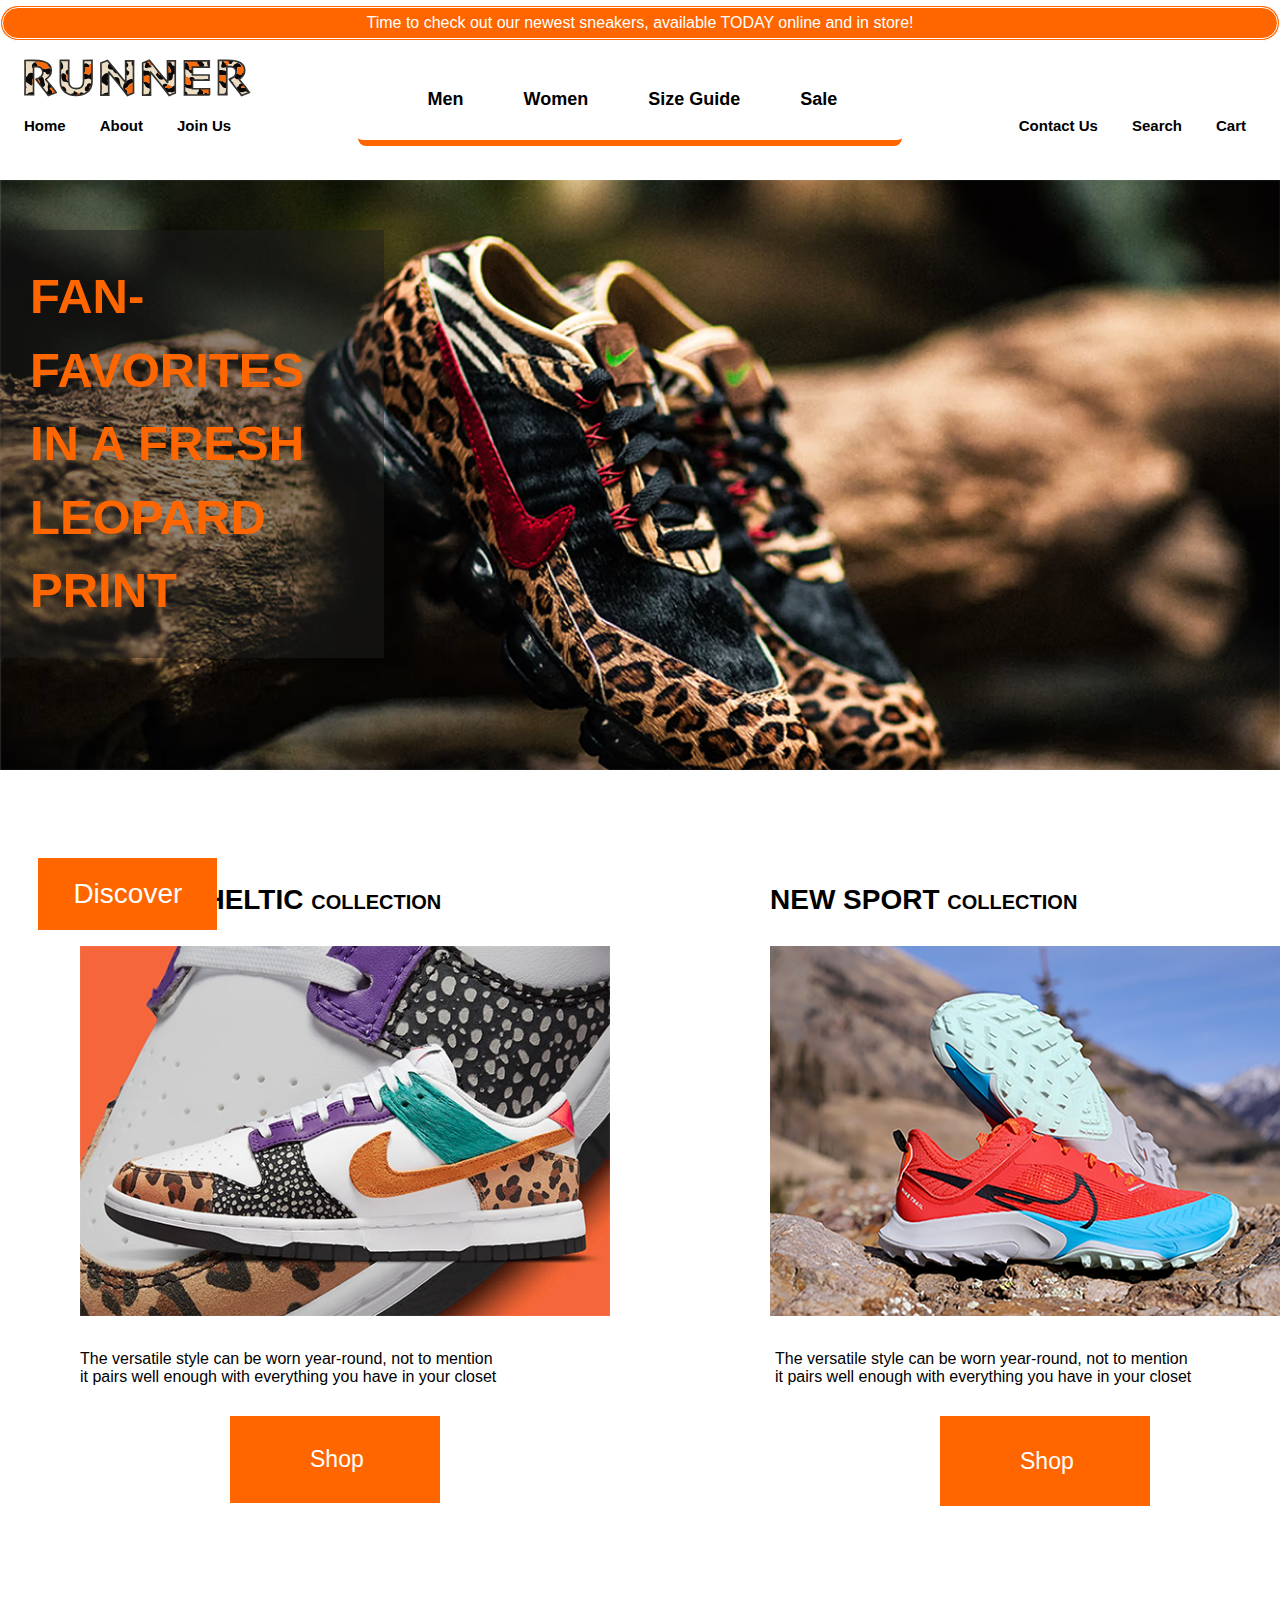
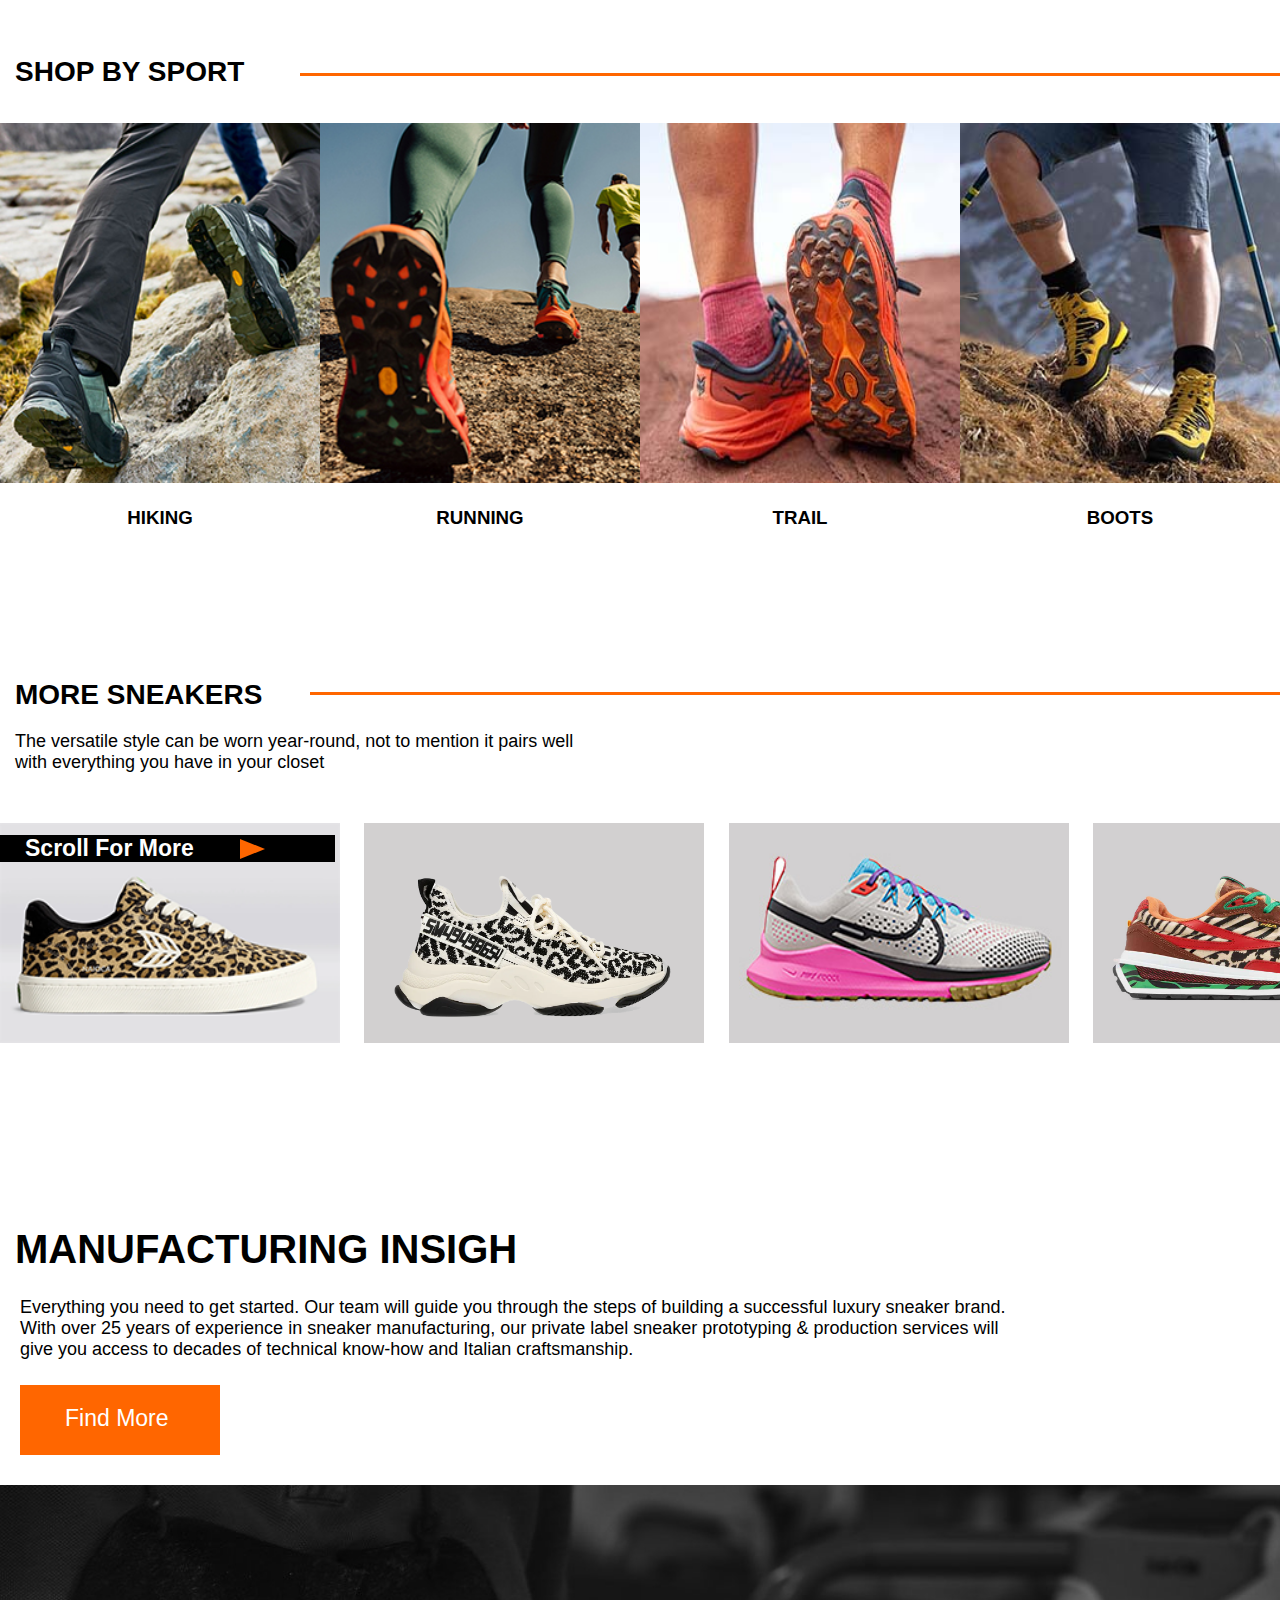
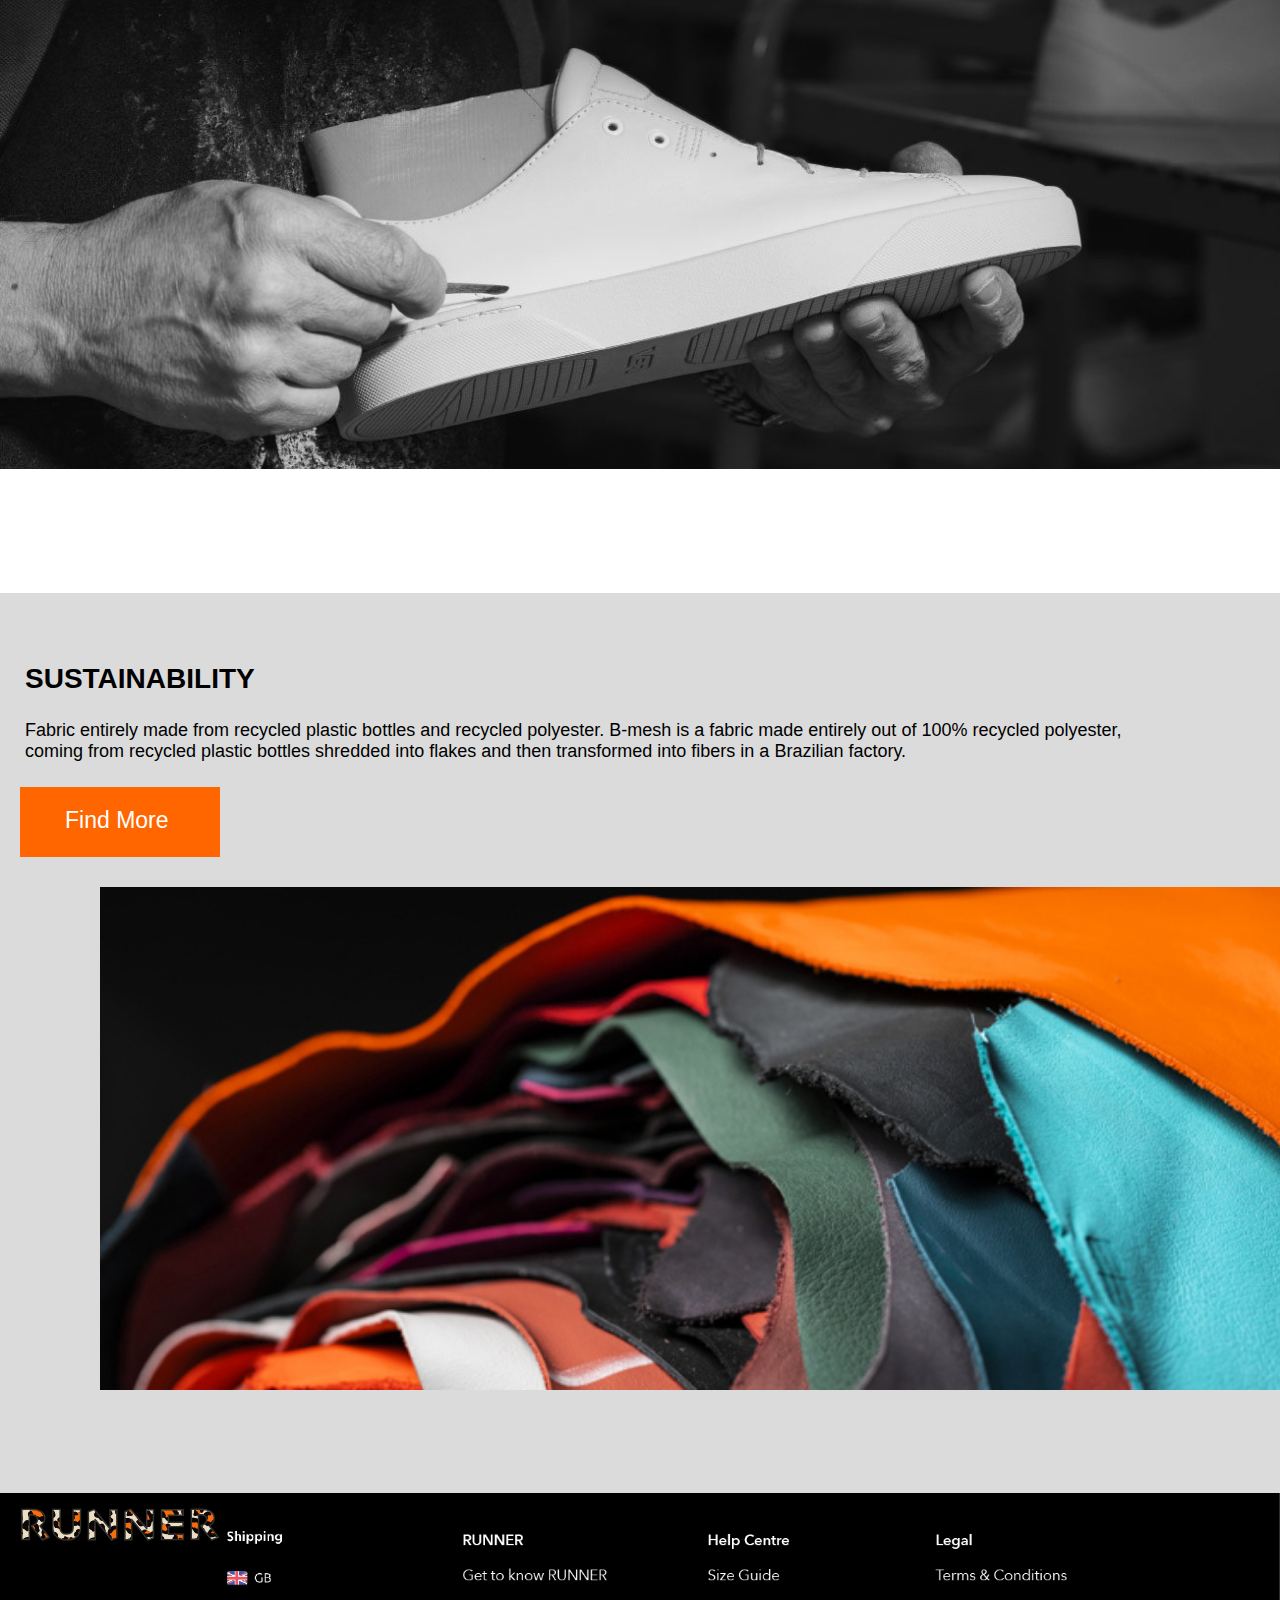
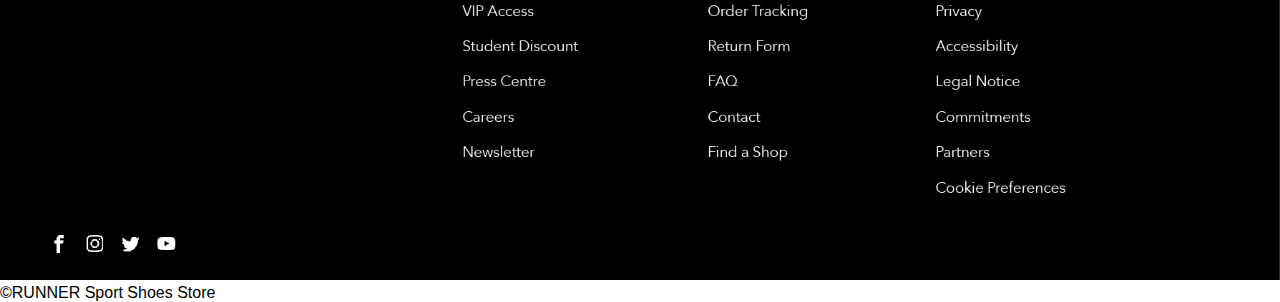
<file: index.html>
<!doctype html>
<html lang="en">
<head>
  <meta charset="UTF-8">
  <title>RUNNER Sport Shoes</title>
  <link href="css/grid.css" rel="stylesheet" type="text/css">
  <link rel="stylesheet" href="css/styles.css" type="text/css">
</head>

<body>
   <p id="top-message">
    Time to check out our newest sneakers, available TODAY online and in store! 
   </p>
    <h1 class="hidden">Welcome to my Sport Shoes site</h1>

 <header>
    <img id="top-logo" src="img/runner_logo.svg" alt="brand logo" width="233" height="50">
    <ul id="top-menu-left">
        <li><a href="index.html">Home</a></li>
       <li><a href="about.html">About</a></li>
       <li><a href="joinus.html">Join Us</a></li>       
    </ul>

    <ul id="top-menu-middle">
        <li><a href="men.html">Men</a></li>
        <li><a href="women.html">Women</a></li>
        <li><a href="sizeguide.html">Size Guide</a></li>
        <li><a href="sale.html">Sale</a></li>   
     </ul>

     <ul id="top-menu-right"> 
        <li><a href="contact.html">Contact Us</a></li>   
        <li><a href="search.html">Search</a></li>
        <li><a href="cart.html">Cart</a></li>
     </ul>
 </header>

<!-- Hero Banner -->
<section id="hero">
<img src="img/hero.jpg" alt="hero banner">
<h2><span>FAN-FAVORITES IN A FRESH LEOPARD PRINT</span></h2>
<div class="discover-button">
    <p>Discover</p>
</div>  
</section>

<!-- New Collection Banner -->
<section id="collections">
<h2 class="hidden">See Our New Collection</h2>
<section id="althetic-collection">
<h2>NEW ALTHELTIC
<span>COLLECTION</span>
</h2>
<img src="img/new_urban.jpg" alt="new urban shoes" width="530" height="370">
<p>The versatile style can be worn year-round, not to mention 
    <br>
   it pairs well enough with everything you have in your closet
</p>
    <div class="shop-now">
        <p>Shop</p>
    </div> 
</section>


<section id="sport-collection">
<h2>NEW SPORT
 <span>COLLECTION</span>  
</h2>
<img src="img/new_sport.jpg" alt="new sport shoes" width="530" height="370">
<p>The versatile style can be worn year-round, not to mention 
    <br>
   it pairs well enough with everything you have in your closet
</p>
<div class="shop-now">
    <p>Shop</p>
</div> 
</section>
</section>


<!-- Shop by activities -->   

    <div class="line-next-to-text">
        <h2>SHOP BY SPORT</h2>
    </div>

    <section id="by-sport">
    <div class="sport-item">
        <img src="img/shopby_hiking.jpg" alt="hiking shoes" width="320" height="360">
        <h3>HIKING</h3>
    </div>

    <div class="sport-item">
        <img src="img/shopby_running.jpg" alt="running shoes" width="320" height="360">
        <h3>RUNNING</h3>
    </div>

    <div class="sport-item">
        <img src="img/shopby_trail.jpg" alt="trail shoes" width="320" height="360">
        <h3>TRAIL</h3>
    </div>

    <div class="sport-item">
        <img src="img/shopby_boots.jpg" alt="boots" width="320" height="360">
        <h3>BOOTS</h3>
    </div>
</section>



<!-- More Sneakers -->  
<div class="line-next-to-text2">
    <h2>MORE SNEAKERS</h2> 
    <p>The versatile style can be worn year-round, not to mention it pairs well 
        <br>with everything you have in your closet</p> 
</div>

<section id="more-sneakers">
    <h2 class="hidden">Click for more products</h2>
    <p>Scroll For More</p>
          <img src="img/discover_1.jpg" alt="sneaker 1" width="270" height="170"> 
          <img src="img/discover_2.jpg" alt="sneaker 2" width="270" height="170"> 
          <img src="img/discover_3.jpg" alt="sneaker 3" width="270" height="170">   
          <img src="img/discover_4.jpg" alt="sneaker 4" width="200" height="170"> 
          <img src="img/discover_5.jpg" alt="sneaker 5" width="230" height="170"> 
          <img src="img/discover_1.jpg" alt="sneaker 1" width="270" height="170"> 
          <img src="img/discover_2.jpg" alt="sneaker 2" width="270" height="170"> 
          <img src="img/discover_3.jpg" alt="sneaker 3" width="270" height="170">            
</section>


<!-- Manufacturer -->  
<section id="manufacturer">
    <h2>MANUFACTURING INSIGH</h2>
    <p>Everything you need to get started. Our team will guide you through the steps of building a 
    successful luxury sneaker brand. 
    <br>With over 25 years of experience in sneaker manufacturing, 
       our private label sneaker prototyping & production services will 
       <br>give you access to decades of technical know-how and Italian craftsmanship.
    </p>

    <div class="find-more">
        <p>Find More</p>
    </div> 

       <img src="img/manufacture.jpg" alt="manufacture">
</section>

<!-- Manufacturer -->  
<section id="sustainability">
    <h2>SUSTAINABILITY</h2>
    <p>Fabric entirely made from recycled plastic bottles and recycled polyester. B-mesh is a fabric made entirely 
        out of 100% recycled polyester, 
        <br>coming from recycled plastic bottles shredded into flakes and then transformed 
        into fibers in a Brazilian factory.
    </p>

    <div class="find-more">
        <p>Find More</p>
    </div> 

    <div>
        <img src="img/sustainable_1.jpg" alt="sustainable 1"> 
    </div>
</section>

<footer>
    <div>
    <img id="footer-logo" src="img/runner_logo.svg" alt="brand logo" width="223" height="40">
    <img id="footer-image" src="img/footer.jpg" alt="footer image">
    </div>
<p>&copy;RUNNER Sport Shoes Store</p>
</footer>

</body>
</html>
</file>
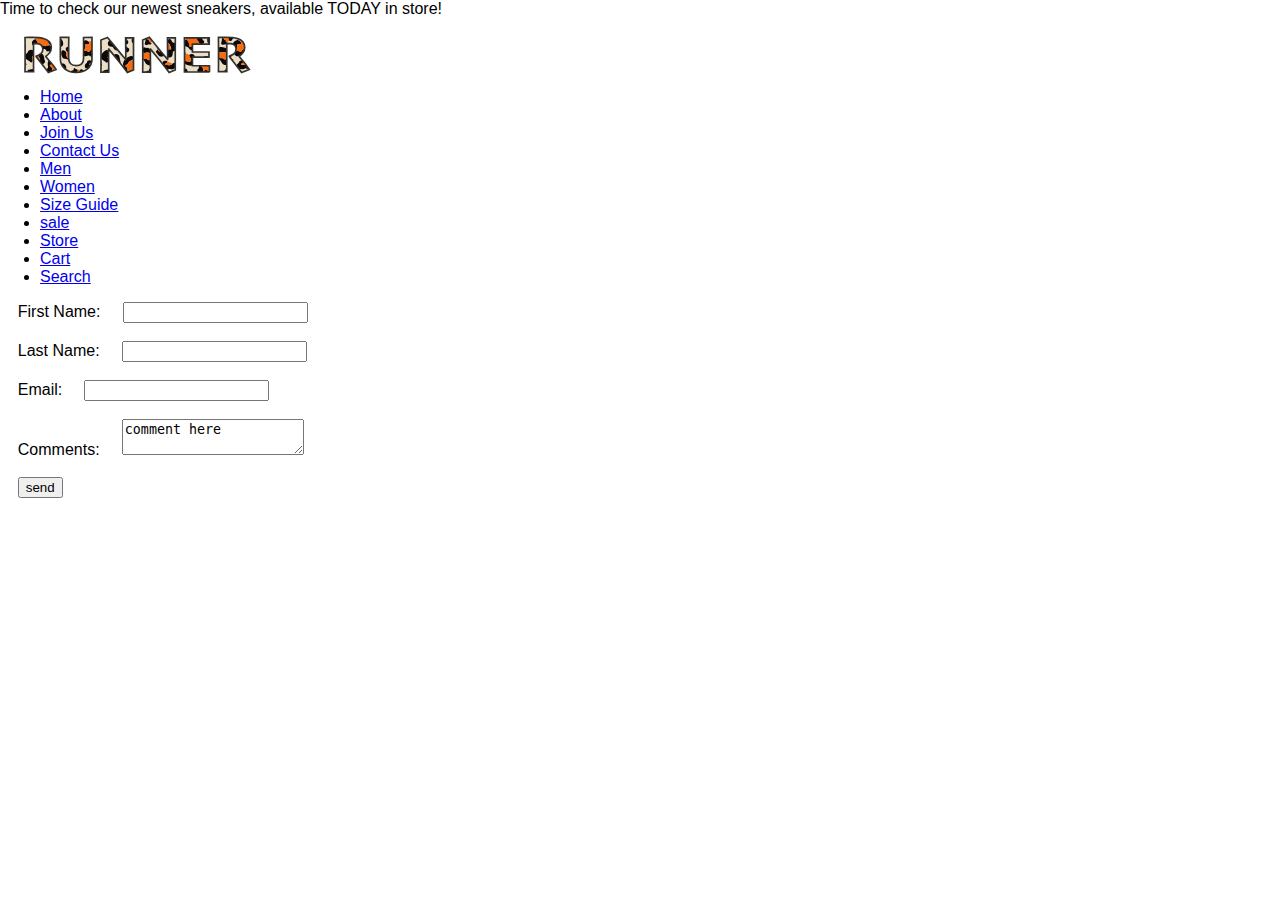
<file: contact.html>
<!doctype html>
<html lang="en">
<head>
  <meta charset="UTF-8">
  <title>RUNNER Sport Shoes</title>
  <link href="css/grid.css" rel="stylesheet" type="text/css">
  <link rel="stylesheet" href="css/styles.css" type="text/css">
</head>

<div class="top-message"> <!--Top-message will be animated: auto-scrolling-->
    <p>Time to check our newest sneakers, available TODAY in store!</p>
    <h1 class="hidden">Welcome to my Sport Shoes site</h1>
</div>

<header>
    <div>
    <img id="top-logo" src="img/runner_logo.svg" alt="brand logo" width="233" height="50">
    <h1 class="hidden">Welcome to my Sport Shoes site</h1>
    <br><br><br>
    <nav id="top-menu"></nav>
    <ul>
        <li><a href="index.html">Home</a></li>
        <li><a href="about.html">About</a></li>
        <li><a href="join-us.html">Join Us</a></li>
        <li><a href="contact.html">Contact Us</a></li>
        <li><a href="men.html">Men</a></li>
        <li><a href="women.html">Women</a></li>
        <li><a href="size-guide.html">Size Guide</a></li>
        <li><a href="sale.html">sale</a></li>
        <li><a href="store.html">Store</a></li>
        <li><a href="cart.html">Cart</a></li>
        <li><a href="search.html">Search</a></li>
    </ul>
</div>
 </header>

 <form method="post" action="#">

    &nbsp; &nbsp; <label for="first_name">First Name: </label>
    &nbsp; &nbsp; <input type="text" name="first_name" id="first_name">
    
    <br><br>
    
    &nbsp; &nbsp; <label for="last_name">Last Name: </label>
    &nbsp; &nbsp; <input type="text" name="last_name" id="last_name">
    
    &nbsp; &nbsp; <br><br>
    
    &nbsp; &nbsp; <label for="email">Email: </label>
    &nbsp; &nbsp; <input type="text" name="email" id="email">
    
    &nbsp; &nbsp; <br><br>
    
    &nbsp; &nbsp; <label for="comments">Comments: </label>
    &nbsp; &nbsp; <textarea name="comments" id="comments">comment here</textarea>
    
    &nbsp; &nbsp; <br><br>
    
    &nbsp; &nbsp; <input type="submit" value="send">
    &nbsp; &nbsp; <br><br> &nbsp; &nbsp;<br><br>
    </form>&nbsp; &nbsp;
</file>
<file: css/styles.css>
body {
    color: black;
    font-family:Verdana, Geneva, Tahoma, sans-serif;
    margin: 0;
}

/*-- Top message styling ----------------------------*/
#top-message {
    white-space: nowrap; 
    overflow: hidden; 
   text-align: center;
    background-color: rgb(255, 102, 0);
    border-radius: 30px;
    padding: 6px;
    color: rgb(255, 255, 255);
    border-style: double;  
    margin-top: 5px;
    animation: slideText 10s linear infinite;
}

/*-- Top message animation ----------------------------*/
@keyframes slideText {
    from {
        transform: translateX(-60%); 
    }
    to {
        transform: translateX(60%); 
    }
}

.hidden {
    display: none;
}

header {
    position: relative;
}

#top-logo {
    margin-top: 10px;
    position: absolute;
    top: 0px; 
    left: 20px; 
}

header {
    display: flex;
    align-items: center;
    justify-content: space-between;
}

/*-- Top menu left ----------------------------*/
#top-menu-left {
    display: flex;
    list-style: none;
    text-align: left;
}

#top-menu-left li {
    list-style: none;
    font-size: 15px; 
    padding: 60px 50px 30px 0px;
    margin-left: -16px;
}

#top-menu-left li a { 
    color: rgb(0, 0, 0);
    font-weight: 600;
    text-decoration: none;  
}

#top-menu-left li a:hover {
    color: rgb(255, 102, 0);
    border-bottom: 5px solid;
}

/*-- Top menu middle ----------------------------*/
#top-menu-middle {
    border-bottom: 6px solid rgb(255, 102, 0);
    border-radius: 8px;
   padding-right: 35px;
    margin-top: 0px;
    display: flex;
    list-style: none
}

#top-menu-middle li {
    text-align: center;
   font-size: 18px; 
   margin: 30px;
    
}

#top-menu-middle li a { 
    color: rgb(0, 0, 0);
    font-weight: 600;
    text-decoration: none;  
}

#top-menu-middle li a:hover {
    color: rgb(255, 102, 0);
    border-bottom: 5px solid;
}

/*-- Top menu right ----------------------------*/
#top-menu-right {
    display: flex;
    list-style: none;
    text-align: right;
}

#top-menu-right li {
    list-style: none;
    font-size: 15px; 
    padding: 60px 50px 30px 0px;
    margin-right: -16px;
}

#top-menu-right li a { 
    color: rgb(0, 0, 0);
    font-weight: 600;
    text-decoration: none;  
}

#top-menu-right li a:hover {
    color: rgb(255, 102, 0);
    border-bottom: 5px solid;
}

/*-- Hero banner ----------------------------*/
#hero img {
    width: 100%;
    min-width: 1200px;
}

#hero h2 span {
   position: absolute; 
   top: 230px;
   right: 70%; 
   font-size: 49px;
   color: rgb(255, 102, 0);
   background-color: rgba(30, 30, 30, 0.5); /* Background color with transparency */
   padding: 30px;
   line-height: 1.5;
}

/*-- Discover Button ----------------------------*/
.discover-button {
    position: absolute;
    bottom: -30px;
    left: 3%; 
    padding: 20px 35px;
    font-size: 28px;
    background-color: rgb(255, 102, 0); 
    color: white;
    border: none; 
    cursor: pointer;
}

.discover-button:hover {
    background-color: rgb(255, 42, 0);
}


/*-- New Althetic collection ----------------------------*/
#collections {
    display: flex;
}

#althetic-collection h2 {
    font-size: 28px;
     padding-left: 80px;
     padding-top: 110px;   
}


#althetic-collection h2 span {
    font-size: 20px;
}

#althetic-collection img {
    padding: 30px 10px 20px 80px;
}

#althetic-collection p {
    padding: 10px 10px 30px 80px;
}

#collections .shop-now {  
    width: 200px;
    color: rgb(255, 255, 255);
    background-color: rgb(255, 102, 0); 
    cursor: pointer;
    font-size: 23px;
    margin-left: 230px;
    padding: 20px 10px 0px 0px;
}

#collections .shop-now:hover {
    background-color: rgb(255, 42, 0);
}


/*-- New Sport collection ----------------------------*/
#sport-collection h2 {
    font-size: 28px;
     padding-left: 150px;
     padding-top: 110px;
}

#sport-collection h2 span {
    font-size: 20px;
}

#sport-collection img {
    padding: 30px 10px 20px 150px;
}

#sport-collection p {
    padding: 10px 10px 0px 155px;
}

#collections #sport-collection .shop-now {  
    width: 200px;
    height: 70px;
    color: rgb(255, 255, 255);
    background-color: rgb(255, 102, 0); 
    cursor: pointer;
    margin-left: 320px;
    margin-top: 30px;
}

#collections #sport-collection .shop-now p {  
    color: rgb(255, 255, 255);
    font-size: 23px;
    margin-left: -75px;
    margin-top: 2px;
}

#collections #sport-collection .shop-now:hover {
    background-color: rgb(255, 42, 0);
}

.line-next-to-text h2 {
    margin-left: 15px;
    margin-top: 150px;
    font-size: 28px;
    padding-bottom: 35px;
}

.line-next-to-text {
    position: relative;
}

.line-next-to-text::after {
    content: '';
    position: absolute;
    width: 1020px;
    height: 3px;
    background-color: rgb(255, 102, 0); 
    bottom: 47px;
    left: 300px;
}

#by-sport {
    display: flex;
    justify-content: space-around;
}

.sport-item {
    text-align: center; 
}

.sport-item img {
    margin-bottom: 20px;
}

#by-sport h3 {
    cursor: pointer;
    margin-bottom: 150px;
}

#by-sport h3:hover {
    color: white;
    background-color: rgb(255, 42, 0);
}

/*-- More sneakers ----------------------------*/
.line-next-to-text2 h2 {
    margin-left: 15px;
    font-size: 28px;
    padding-bottom: 20px;
}

.line-next-to-text2 {
    position: relative;
}

.line-next-to-text2::after {
    content: '';
    position: absolute;
    width: 1020px;
    height: 3px;
    background-color: rgb(255, 102, 0); 
    bottom: 128px;
    left: 310px;
}


.line-next-to-text2 p {
    margin-left: 15px;
    font-size: 18px;
    padding-bottom: 50px;
}


#more-sneakers {
    overflow: scroll;
    white-space: nowrap;
    width: 100%;
}

#more-sneakers img {
    display: inline-block;
    margin-right: 20px;
    width: 340px; 
    height: 220px; 
    cursor: pointer;
}

#more-sneakers p {
    position: absolute;
    padding-left: 25px;
    font-size: 23px;
    font-weight: 600;
    color: rgb(255, 255, 255);
    background-color: black;
    width: 310px;
    margin-top: 12px;
}

#more-sneakers img:hover {
    border-left: 20px solid rgb(255, 42, 0);
}

#more-sneakers p::before {
    content: "";
    position: absolute;
    right: 70px; /* arrow head direction*/
    bottom: 3px;
    border-top: 10px solid transparent; 
    border-bottom: 10px solid transparent; 
    border-left: 25px solid rgb(255, 102, 0);
}

/*-- Manufacturer ----------------------------*/
#manufacturer h2 {
       font-size: 40px;
       margin-top: 180px;
       margin-bottom: 25px;
       margin-left: 15px;
}

#manufacturer p {
    font-size: 18px;
    margin-bottom: 25px;
    margin-left: 20px;
}

#manufacturer img {
    width: 100%;
    min-width: 1200px;
}

#manufacturer .find-more {
    width: 200px;
    height: 70px;
    color: rgb(255, 255, 255);
    background-color: rgb(255, 102, 0); 
    cursor: pointer;
    margin-left: 20px;
    margin-top: 20px;
    margin-bottom: 30px;
}

#manufacturer .find-more p {
    color: rgb(255, 255, 255);
    font-size: 23px;
    padding-left: 25px;
    padding-top: 20px;
}

#manufacturer .find-more:hover {
    background-color: rgb(255, 42, 0);
}


/*-- Sustainability ----------------------------*/
#sustainability {
    background-color: rgb(219, 219, 219);
    height: 900px;
}

#sustainability h2 {
    font-size: 28px;
    margin-top: 120px;
    padding-left: 25px;
    padding-top: 70px;
}

#sustainability p {
    font-size: 18px;
    margin-top: 25px;
    padding-left: 25px;
    padding-bottom: 50px;
}

#sustainability .find-more {
    width: 200px;
    height: 70px;
    color: rgb(255, 255, 255);
    background-color: rgb(255, 102, 0); 
    cursor: pointer;
    margin-left: 20px;
    margin-top: -50px;
    margin-bottom: 30px;
}

#sustainability .find-more p {
    color: rgb(255, 255, 255);
    font-size: 23px;
    padding-left: 45px;
    padding-top: 20px;
}

#sustainability .find-more:hover {
    background-color: rgb(255, 42, 0);
}

#sustainability img {
    width: 1200px;
    margin-left: 100px;
  }

#footer-logo {
    position: absolute;
   padding-top: 10px;
   padding-left: 8px;
}

#footer-image {
   width: 100%;
}
</file>
<file: css/grid.css>
/* ---Mini CSS reset--- */

body, p, h1, h2, h3, h4, h5 {
    margin: 0px; 
    padding: 0px;
 }
 
 /* ---Utility Classes--- */
 
 .hidden {
    display: none;
 }
 
 /* ---Mobile Library Grid Styles--- */
 
  .grid-con { 
    display: grid;
    grid-template-columns: repeat(4, 73px);
    column-gap: 30px;
    max-width: 412px;
    margin: 0 auto;
    padding-left: 15px;
    padding-right: 15px;
 }
 
 .col-span-1	{grid-column: span 1 / span 1;}
 .col-span-2	{grid-column: span 2 / span 2;}
 .col-span-3	{grid-column: span 3 / span 3;}
 .col-span-4	{grid-column: span 4 / span 4;}
 
 .col-span-full {grid-column: 1 / -1;}
 
 .col-start-1	{grid-column-start: 1;}
 .col-start-2	{grid-column-start: 2;}
 .col-start-3	{grid-column-start: 3;}
 .col-start-4	{grid-column-start: 4;}
</file>
